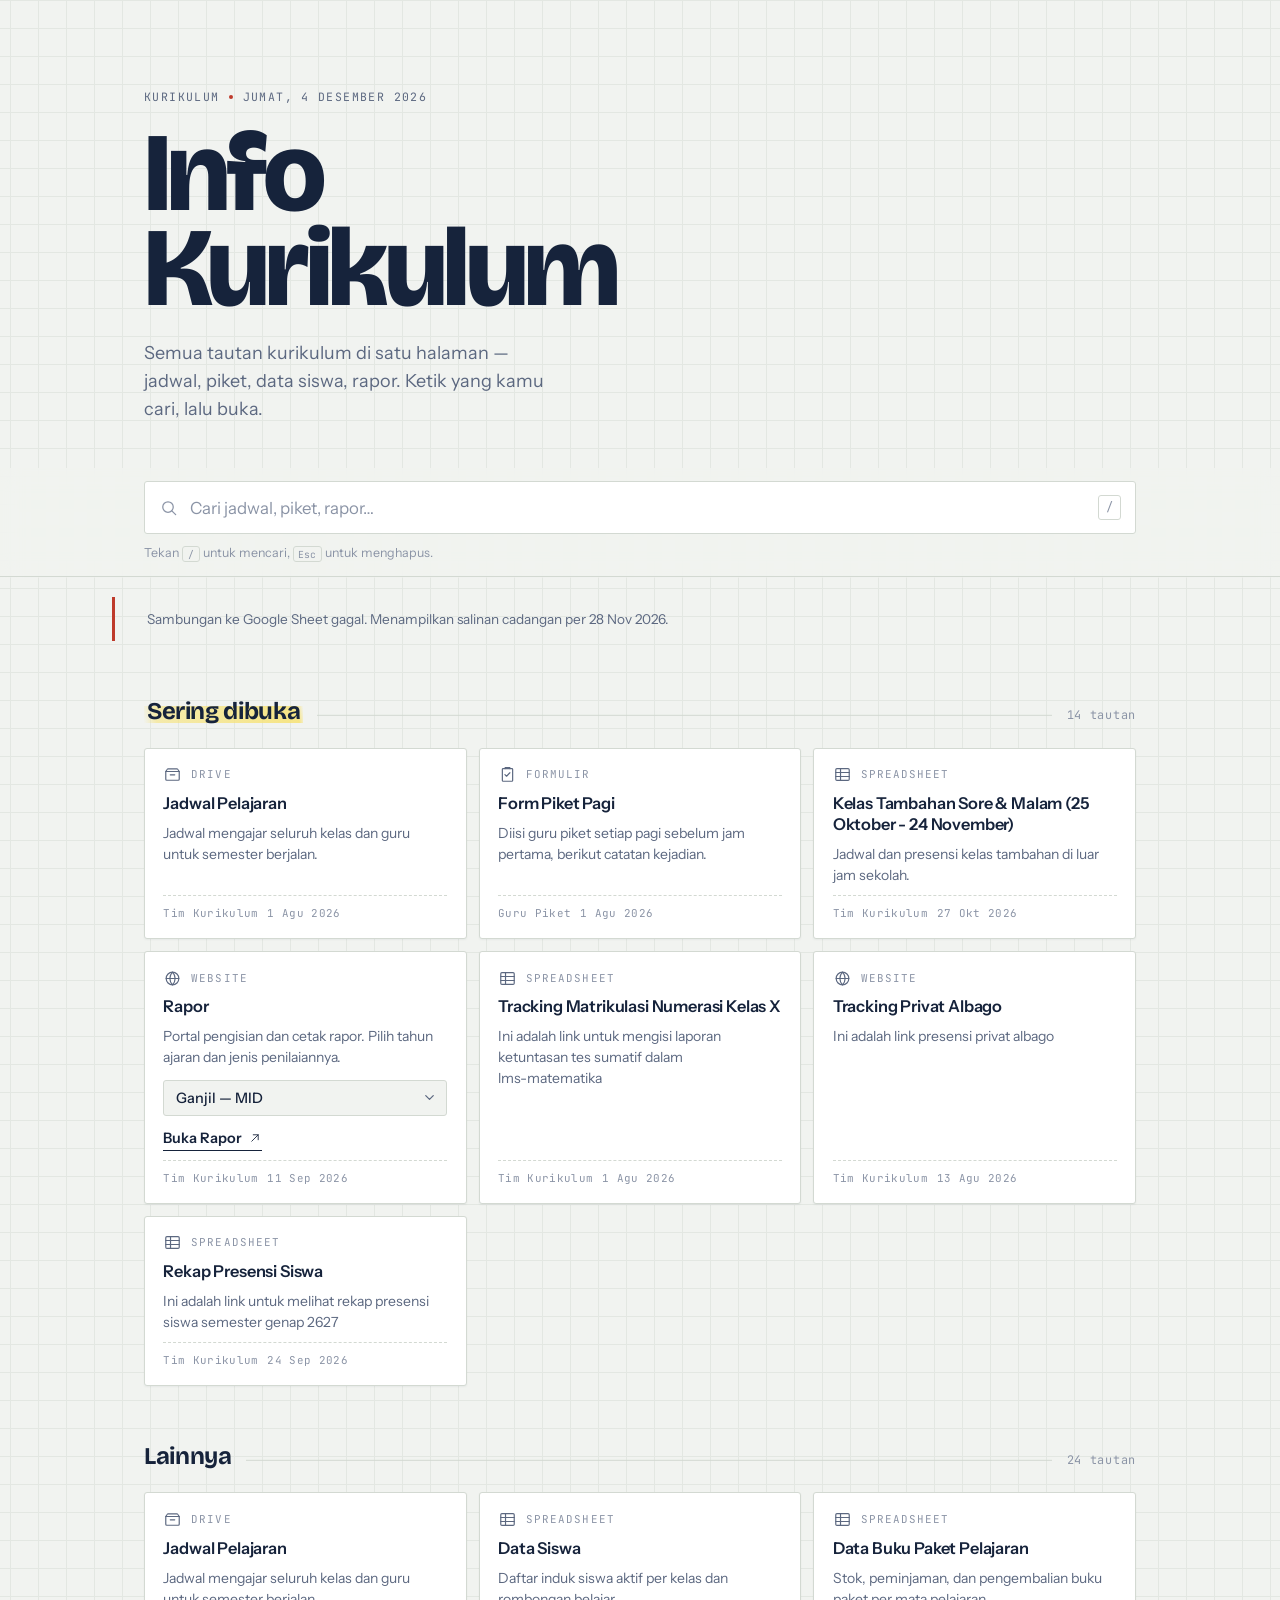
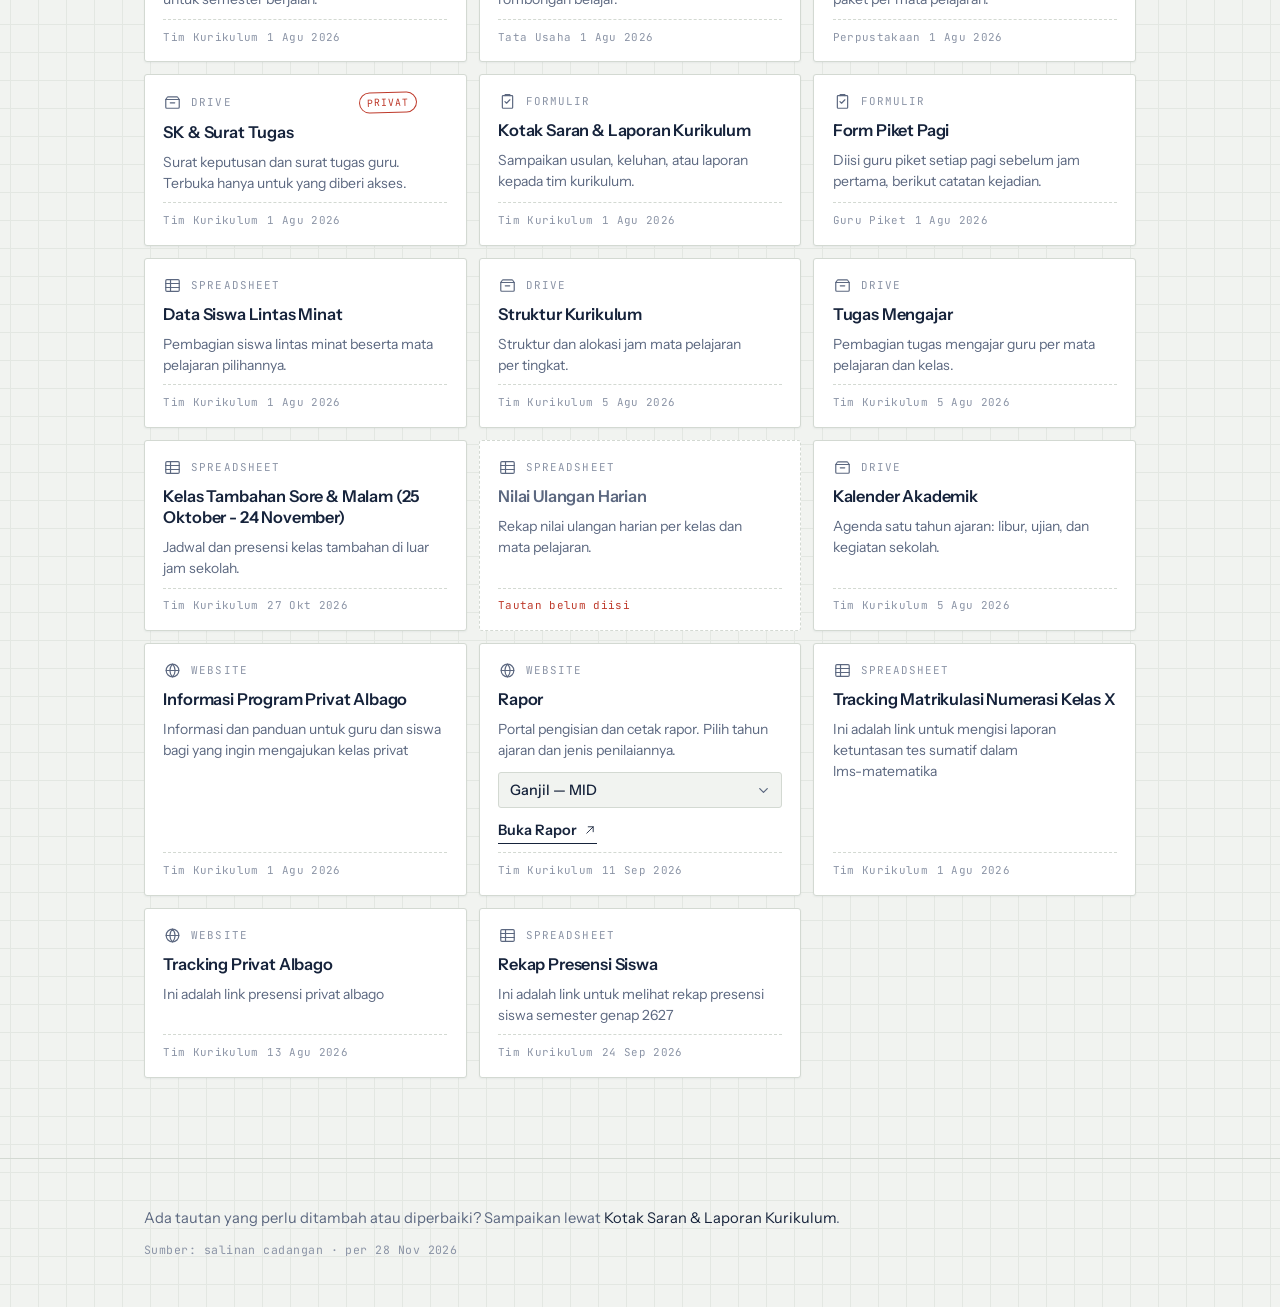
<file: index.html>
<!DOCTYPE html>
<html lang="id">
<head>
<meta charset="utf-8">
<meta name="viewport" content="width=device-width, initial-scale=1, viewport-fit=cover">
<title>Info Kurikulum</title>
<meta name="description" content="Semua tautan kurikulum — jadwal, piket, data siswa, rapor — dalam satu halaman.">
<meta name="theme-color" content="#F1F3F0" media="(prefers-color-scheme: light)">
<meta name="theme-color" content="#10151C" media="(prefers-color-scheme: dark)">
<link rel="manifest" href="manifest.webmanifest">
<link rel="icon" href="assets/icons/icon.svg" type="image/svg+xml">
<link rel="apple-touch-icon" href="assets/icons/icon-192.png">
<link rel="preconnect" href="https://fonts.googleapis.com">
<link rel="preconnect" href="https://fonts.gstatic.com" crossorigin>
<link rel="stylesheet" href="https://fonts.googleapis.com/css2?family=Bricolage+Grotesque:opsz,wght@12..96,700;12..96,800&family=Instrument+Sans:wght@400;500;600&family=JetBrains+Mono:wght@500&display=swap">
<link rel="stylesheet" href="assets/styles.css">
</head>
<body>

<!-- Ikon jenis tautan, dipakai lewat <use href="#i-..."> -->
<svg class="sprite" aria-hidden="true" focusable="false">
  <defs>
    <symbol id="i-sheet" viewBox="0 0 24 24">
      <rect x="3.5" y="4.5" width="17" height="15" rx="1.5"/>
      <path d="M3.5 9.5h17M3.5 14.5h17M9.5 4.5v15"/>
    </symbol>
    <symbol id="i-form" viewBox="0 0 24 24">
      <path d="M6.5 4.5h11a1 1 0 0 1 1 1v14a1 1 0 0 1-1 1h-11a1 1 0 0 1-1-1v-14a1 1 0 0 1 1-1z"/>
      <path d="M9 4.5V3.2h6v1.3"/>
      <path d="M8.8 12.2l2 2 4.2-4.4"/>
    </symbol>
    <symbol id="i-drive" viewBox="0 0 24 24">
      <path d="M3.5 8.2V18a1.3 1.3 0 0 0 1.3 1.3h14.4A1.3 1.3 0 0 0 20.5 18V8.2z"/>
      <path d="M3.5 8.2 5.4 5.4a1.3 1.3 0 0 1 1.1-.6h11a1.3 1.3 0 0 1 1.1.6l1.9 2.8"/>
      <path d="M9.2 12.4h5.6"/>
    </symbol>
    <symbol id="i-web" viewBox="0 0 24 24">
      <circle cx="12" cy="12" r="8"/>
      <path d="M4 12h16"/>
      <path d="M12 4c2.2 2.3 3.3 5 3.3 8s-1.1 5.7-3.3 8c-2.2-2.3-3.3-5-3.3-8s1.1-5.7 3.3-8z"/>
    </symbol>
    <symbol id="i-doc" viewBox="0 0 24 24">
      <path d="M6.5 3.5h7.2l4.3 4.3v12.7a1 1 0 0 1-1 1h-10.5a1 1 0 0 1-1-1v-16a1 1 0 0 1 1-1z"/>
      <path d="M13.5 3.6v4.4h4.4"/>
      <path d="M8.8 13h6.4M8.8 16.4h4.4"/>
    </symbol>
    <symbol id="i-cari" viewBox="0 0 24 24">
      <circle cx="10.8" cy="10.8" r="6.3"/>
      <path d="M15.4 15.4 20 20"/>
    </symbol>
    <symbol id="i-panah" viewBox="0 0 24 24">
      <path d="M6.5 17.5 17.5 6.5"/>
      <path d="M9 6.5h8.5V15"/>
    </symbol>
  </defs>
</svg>

<a class="lewati" href="#daftar">Lewati ke daftar tautan</a>

<header class="kop">
  <div class="wadah">
    <p class="kop__eyebrow">
      <span>Kurikulum</span>
      <span class="titik" aria-hidden="true"></span>
      <span id="tanggal"></span>
    </p>
    <h1 class="kop__judul">Info<br>Kurikulum</h1>
    <p class="kop__sub">
      Semua tautan kurikulum di satu halaman — jadwal, piket, data siswa, rapor.
      Ketik yang kamu cari, lalu buka.
    </p>
  </div>
</header>

<div class="bar-cari">
  <div class="wadah">
    <div class="cari">
      <svg class="cari__ikon" aria-hidden="true"><use href="#i-cari"/></svg>
      <input
        id="cari"
        type="search"
        class="cari__input"
        placeholder="Cari jadwal, piket, rapor…"
        autocomplete="off"
        spellcheck="false"
        aria-label="Cari tautan kurikulum"
        aria-describedby="cari-bantuan">
      <kbd class="cari__kbd" aria-hidden="true">/</kbd>
    </div>
    <p id="cari-bantuan" class="cari__bantuan">Tekan <kbd>/</kbd> untuk mencari, <kbd>Esc</kbd> untuk menghapus.</p>
  </div>
</div>

<div id="pemberitahuan" class="pemberitahuan" hidden></div>

<main id="daftar" class="wadah">
  <p class="sr-only" role="status" aria-live="polite" id="hasil-status"></p>
  <div id="isi"></div>
  <template id="tpl-kosong">
    <div class="kosong">
      <p class="kosong__judul">Tidak ada yang cocok.</p>
      <p class="kosong__sub"></p>
      <button type="button" class="tombol" id="reset-cari">Hapus pencarian</button>
    </div>
  </template>
</main>

<footer class="kaki">
  <div class="wadah">
    <p class="kaki__utama">
      Ada tautan yang perlu ditambah atau diperbaiki? Sampaikan lewat
      <a href="#" id="tautan-saran">Kotak Saran &amp; Laporan Kurikulum</a>.
    </p>
    <p class="kaki__meta" id="kaki-meta"></p>
  </div>
</footer>

<script src="assets/app.js"></script>
</body>
</html>
</file>
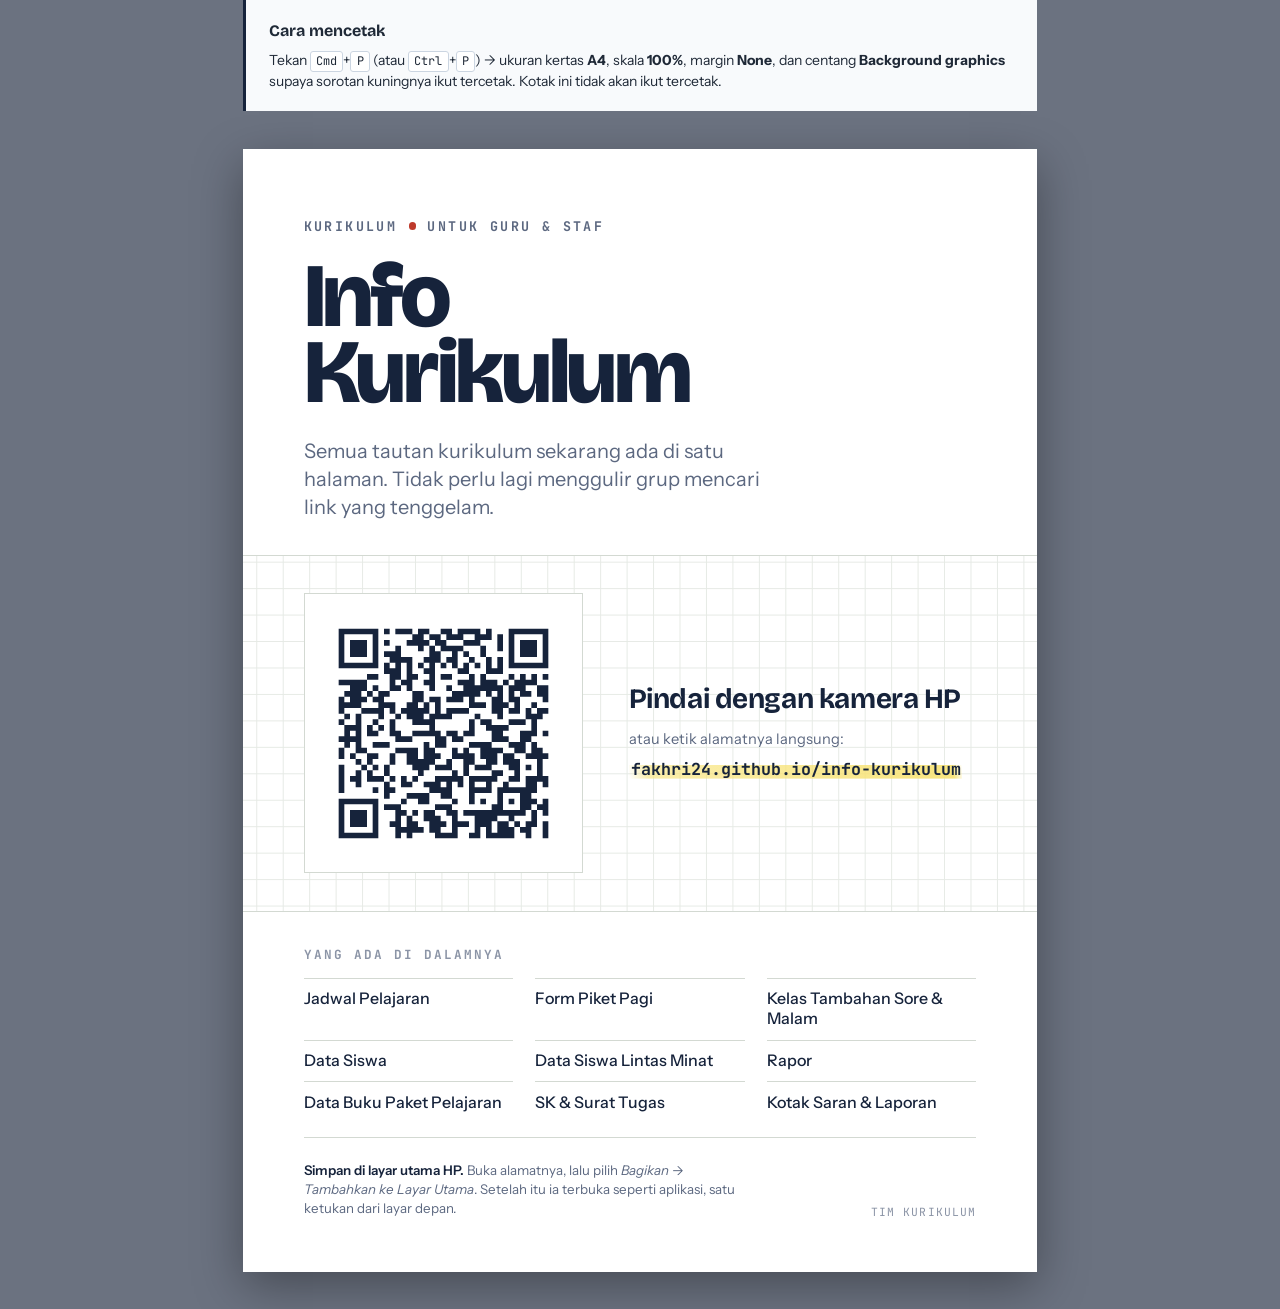
<file: poster.html>
<!DOCTYPE html>
<html lang="id">
<head>
<meta charset="utf-8">
<meta name="viewport" content="width=device-width, initial-scale=1">
<title>Poster Info Kurikulum — siap cetak A4</title>
<meta name="robots" content="noindex">
<link rel="preconnect" href="https://fonts.googleapis.com">
<link rel="preconnect" href="https://fonts.gstatic.com" crossorigin>
<link rel="stylesheet" href="https://fonts.googleapis.com/css2?family=Bricolage+Grotesque:opsz,wght@12..96,700;12..96,800&family=Instrument+Sans:wght@400;500;600&family=JetBrains+Mono:wght@500;700&display=swap">
<style>
/* =========================================================
   Poster A4 — dicetak lewat browser (Cmd+P / Ctrl+P).
   Warna dikunci terang: ini untuk kertas, bukan layar.
   ========================================================= */

@page { size: A4 portrait; margin: 0; }

:root {
  --kertas: #ffffff;
  --grid: #e6eae5;
  --garis: #d3d9d2;
  --tinta: #16233b;
  --tinta-2: #5c6880;
  --tinta-3: #8b94a6;
  --stabilo: 247, 226, 114;
  --merah: #be3a2b;

  --f-display: "Bricolage Grotesque", system-ui, sans-serif;
  --f-body: "Instrument Sans", system-ui, sans-serif;
  --f-mono: "JetBrains Mono", ui-monospace, monospace;
}

* { box-sizing: border-box; }

body {
  margin: 0;
  background: #6b7280;
  font-family: var(--f-body);
  color: var(--tinta);
  -webkit-font-smoothing: antialiased;
}

/* Selembar A4 */
.lembar {
  position: relative;
  width: 210mm;
  height: 297mm;
  margin: 10mm auto;
  padding: 18mm 16mm 14mm;
  background: var(--kertas);
  box-shadow: 0 4mm 12mm rgba(0, 0, 0, .35);
  display: flex;
  flex-direction: column;
  overflow: hidden;
}

/* ---------- Kop ---------- */

.eyebrow {
  display: flex;
  align-items: center;
  gap: 3mm;
  margin: 0 0 6mm;
  font-family: var(--f-mono);
  font-weight: 700;
  font-size: 10pt;
  letter-spacing: .18em;
  text-transform: uppercase;
  color: var(--tinta-2);
}

.titik {
  width: 2mm; height: 2mm;
  border-radius: 50%;
  background: var(--merah);
}

.judul {
  margin: 0;
  font-family: var(--f-display);
  font-weight: 800;
  font-size: 68pt;
  line-height: .84;
  letter-spacing: -.035em;
}

.lead {
  margin: 7mm 0 0;
  max-width: 130mm;
  font-size: 15pt;
  line-height: 1.4;
  color: var(--tinta-2);
}

/* ---------- Blok QR ----------
   Satu-satunya tempat kertas kotak-kotak muncul: mengikat poster ini
   ke tampilan situsnya tanpa menghabiskan tinta sehalaman penuh. */

.blok-qr {
  position: relative;
  margin: 9mm -16mm 0;
  padding: 10mm 16mm;
  background-color: var(--kertas);
  background-image:
    linear-gradient(var(--grid) .3mm, transparent .3mm),
    linear-gradient(90deg, var(--grid) .3mm, transparent .3mm);
  background-size: 7mm 7mm;
  background-position: center;
  border-top: .4mm solid var(--garis);
  border-bottom: .4mm solid var(--garis);
  display: flex;
  align-items: center;
  gap: 12mm;
}

.qr {
  flex: none;
  width: 74mm;
  height: 74mm;
  padding: 3mm;
  background: #fff;
  border: .4mm solid var(--garis);
}

.qr img { display: block; width: 100%; height: 100%; }

.ajakan { min-width: 0; }

.ajakan__pindai {
  margin: 0 0 4mm;
  font-family: var(--f-display);
  font-weight: 700;
  font-size: 21pt;
  line-height: 1.1;
  letter-spacing: -.015em;
}

.ajakan__atau {
  margin: 0 0 2mm;
  font-size: 11pt;
  color: var(--tinta-2);
}

/* Sapuan stabilo — tanda tangan visual yang sama dengan situsnya */
.alamat {
  display: inline;
  font-family: var(--f-mono);
  font-weight: 700;
  font-size: 12.5pt;
  line-height: 1.6;
  word-break: break-all;
  background-image: linear-gradient(
    -100deg,
    rgba(var(--stabilo), 0) 0%,
    rgba(var(--stabilo), .9) 3%,
    rgba(var(--stabilo), .6) 94%,
    rgba(var(--stabilo), 0) 100%
  );
  background-repeat: no-repeat;
  background-size: 100% 62%;
  background-position: 0 88%;
  padding-inline: .5mm;
}

/* ---------- Isi ---------- */

.isi { margin-top: 9mm; }

.isi__label {
  margin: 0 0 4mm;
  font-family: var(--f-mono);
  font-weight: 700;
  font-size: 9.5pt;
  letter-spacing: .16em;
  text-transform: uppercase;
  color: var(--tinta-3);
}

.daftar {
  margin: 0;
  padding: 0;
  list-style: none;
  display: grid;
  grid-template-columns: repeat(3, 1fr);
  gap: 3mm 6mm;
}

.daftar li {
  padding-top: 2.5mm;
  border-top: .4mm solid var(--garis);
  font-size: 12pt;
  font-weight: 500;
  line-height: 1.25;
}

/* ---------- Kaki ---------- */

.kaki {
  margin-top: auto;
  padding-top: 6mm;
  border-top: .4mm solid var(--garis);
  display: flex;
  justify-content: space-between;
  align-items: flex-end;
  gap: 8mm;
}

.kaki__tip {
  margin: 0;
  max-width: 115mm;
  font-size: 10pt;
  line-height: 1.45;
  color: var(--tinta-2);
}

.kaki__tip strong { color: var(--tinta); font-weight: 600; }

.kaki__cap {
  margin: 0;
  flex: none;
  font-family: var(--f-mono);
  font-size: 8.5pt;
  letter-spacing: .1em;
  text-transform: uppercase;
  color: var(--tinta-3);
}

/* ---------- Petunjuk cetak: hanya tampil di layar ---------- */

.petunjuk {
  max-width: 210mm;
  margin: 0 auto 10mm;
  padding: 5mm 6mm;
  background: #f8fafc;
  border-left: 1mm solid var(--tinta);
  font-size: 10.5pt;
  line-height: 1.5;
  color: #1f2937;
}

.petunjuk h2 { margin: 0 0 2mm; font-size: 12pt; font-family: var(--f-display); }
.petunjuk kbd {
  font-family: var(--f-mono);
  font-size: .85em;
  padding: .3mm 1.4mm;
  border: .3mm solid #cbd5e1;
  border-radius: .8mm;
  background: #fff;
}

@media print {
  /* Dikunci pas satu halaman. Tanpa ini, sisa tinggi sekecil apa pun
     bisa membuat browser mencetak halaman kedua yang kosong. */
  html, body {
    width: 210mm;
    height: 297mm;
    overflow: hidden;
    background: none;
  }
  .petunjuk { display: none; }
  .lembar { margin: 0; box-shadow: none; }

  /* Tanpa ini, sebagian browser membuang latar stabilo & grid saat mencetak */
  * { -webkit-print-color-adjust: exact; print-color-adjust: exact; }
}
</style>
</head>
<body>

<aside class="petunjuk">
  <h2>Cara mencetak</h2>
  Tekan <kbd>Cmd</kbd>+<kbd>P</kbd> (atau <kbd>Ctrl</kbd>+<kbd>P</kbd>) → ukuran kertas <strong>A4</strong>,
  skala <strong>100%</strong>, margin <strong>None</strong>, dan centang <strong>Background graphics</strong>
  supaya sorotan kuningnya ikut tercetak. Kotak ini tidak akan ikut tercetak.
</aside>

<div class="lembar">

  <p class="eyebrow">
    <span>Kurikulum</span>
    <span class="titik" aria-hidden="true"></span>
    <span>Untuk guru &amp; staf</span>
  </p>

  <h1 class="judul">Info<br>Kurikulum</h1>

  <p class="lead">
    Semua tautan kurikulum sekarang ada di satu halaman.
    Tidak perlu lagi menggulir grup mencari link yang tenggelam.
  </p>

  <div class="blok-qr">
    <div class="qr">
      <img src="assets/qr.svg" alt="Kode QR menuju situs Info Kurikulum">
    </div>
    <div class="ajakan">
      <p class="ajakan__pindai">Pindai dengan kamera HP</p>
      <p class="ajakan__atau">atau ketik alamatnya langsung:</p>
      <span class="alamat">fakhri24.github.io/info-kurikulum</span>
    </div>
  </div>

  <div class="isi">
    <p class="isi__label">Yang ada di dalamnya</p>
    <ul class="daftar">
      <li>Jadwal Pelajaran</li>
      <li>Form Piket Pagi</li>
      <li>Kelas Tambahan Sore &amp; Malam</li>
      <li>Data Siswa</li>
      <li>Data Siswa Lintas Minat</li>
      <li>Rapor</li>
      <li>Data Buku Paket Pelajaran</li>
      <li>SK &amp; Surat Tugas</li>
      <li>Kotak Saran &amp; Laporan</li>
    </ul>
  </div>

  <div class="kaki">
    <p class="kaki__tip">
      <strong>Simpan di layar utama HP.</strong> Buka alamatnya, lalu pilih
      <em>Bagikan → Tambahkan ke Layar Utama</em>. Setelah itu ia terbuka seperti aplikasi,
      satu ketukan dari layar depan.
    </p>
    <p class="kaki__cap">Tim Kurikulum</p>
  </div>

</div>

</body>
</html>
</file>
<file: assets/styles.css>
/* =========================================================
   Info Kurikulum
   Arah desain: buku catatan guru — kertas kotak-kotak,
   tinta biru, stempel pena merah, sorotan stabilo.
   ========================================================= */

:root {
  --kertas: #f1f3f0;
  --kertas-kartu: #ffffff;
  --grid: #e3e7e2;
  --garis: #d3d9d2;
  --tinta: #16233b;
  --tinta-2: #5c6880;
  --tinta-3: #8b94a6;
  --stabilo: 247, 226, 114;
  --merah: #be3a2b;
  --bayang: 0 1px 2px rgba(22, 35, 59, .05);
  --bayang-angkat: 0 6px 18px rgba(22, 35, 59, .10);

  --f-display: "Bricolage Grotesque", system-ui, sans-serif;
  --f-body: "Instrument Sans", system-ui, -apple-system, sans-serif;
  --f-mono: "JetBrains Mono", ui-monospace, SFMono-Regular, monospace;

  --kotak: 28px;
  --lengkung: 3px;
}

@media (prefers-color-scheme: dark) {
  :root {
    --kertas: #10151c;
    --kertas-kartu: #161d27;
    --grid: #1a222d;
    --garis: #273244;
    --tinta: #e9edf3;
    --tinta-2: #98a4b6;
    --tinta-3: #6c788b;
    --stabilo: 227, 198, 74;
    --merah: #ee7466;
    --bayang: 0 1px 2px rgba(0, 0, 0, .3);
    --bayang-angkat: 0 6px 20px rgba(0, 0, 0, .45);
  }
}

*, *::before, *::after { box-sizing: border-box; }

html { -webkit-text-size-adjust: 100%; }

body {
  margin: 0;
  min-height: 100vh;
  font-family: var(--f-body);
  font-size: 1rem;
  line-height: 1.55;
  color: var(--tinta);
  background-color: var(--kertas);
  /* kertas kotak-kotak */
  background-image:
    linear-gradient(var(--grid) 1px, transparent 1px),
    linear-gradient(90deg, var(--grid) 1px, transparent 1px);
  background-size: var(--kotak) var(--kotak);
  background-position: center top;
  -webkit-font-smoothing: antialiased;
}

.wadah {
  width: 100%;
  max-width: 66rem;
  margin-inline: auto;
  padding-inline: clamp(1.1rem, 4vw, 2rem);
}

.sprite { position: absolute; width: 0; height: 0; overflow: hidden; }

svg[class^="ikon"], .kartu__ikon, .cari__ikon, .kartu__panah, .kartu__panah-buka {
  fill: none;
  stroke: currentColor;
  stroke-width: 1.5;
  stroke-linecap: round;
  stroke-linejoin: round;
}

.sr-only {
  position: absolute; width: 1px; height: 1px;
  padding: 0; margin: -1px; overflow: hidden;
  clip: rect(0 0 0 0); white-space: nowrap; border: 0;
}

:focus-visible {
  outline: 2px solid var(--tinta);
  outline-offset: 3px;
  border-radius: 2px;
}

.lewati {
  position: absolute; left: 0.75rem; top: -4rem;
  z-index: 20;
  padding: .6rem 1rem;
  background: var(--tinta); color: var(--kertas);
  font-size: .85rem; text-decoration: none; border-radius: var(--lengkung);
  transition: top .15s ease;
}
.lewati:focus { top: .75rem; }

/* ---------- Kop halaman ---------- */

.kop { padding-block: clamp(2.75rem, 9vw, 5.5rem) clamp(1.75rem, 5vw, 2.75rem); }

.kop__eyebrow {
  display: flex; align-items: center; gap: .6rem;
  margin: 0 0 1.25rem;
  font-family: var(--f-mono);
  font-size: .72rem;
  letter-spacing: .12em;
  text-transform: uppercase;
  color: var(--tinta-2);
}

.titik {
  width: 4px; height: 4px; border-radius: 50%;
  background: var(--merah);
  flex: none;
}

.kop__judul {
  margin: 0;
  font-family: var(--f-display);
  font-weight: 800;
  font-size: clamp(3.1rem, 15vw, 7rem);
  line-height: .85;
  letter-spacing: -.035em;
  text-wrap: balance;
}

.kop__sub {
  max-width: 34ch;
  margin: 1.5rem 0 0;
  font-size: clamp(1rem, 2.4vw, 1.125rem);
  color: var(--tinta-2);
  text-wrap: pretty;
}

/* ---------- Baris pencarian (menempel) ---------- */

.bar-cari {
  position: sticky;
  top: 0;
  z-index: 10;
  padding-block: .85rem;
  background: color-mix(in srgb, var(--kertas) 88%, transparent);
  backdrop-filter: blur(10px);
  border-bottom: 1px solid var(--garis);
}

.cari {
  display: flex;
  align-items: center;
  gap: .7rem;
  padding: .2rem .85rem;
  background: var(--kertas-kartu);
  border: 1.5px solid var(--garis);
  border-radius: var(--lengkung);
  transition: border-color .15s ease, box-shadow .15s ease;
}

.cari:focus-within {
  border-color: var(--tinta);
  box-shadow: 0 0 0 3px rgba(var(--stabilo), .55);
}

.cari__ikon { width: 20px; height: 20px; flex: none; color: var(--tinta-3); }
.cari:focus-within .cari__ikon { color: var(--tinta); }

.cari__input {
  flex: 1;
  min-width: 0;
  padding: .75rem 0;
  border: 0;
  background: transparent;
  font-family: var(--f-body);
  font-size: 1.05rem;
  color: var(--tinta);
  appearance: none;
}
.cari__input::placeholder { color: var(--tinta-3); }
.cari__input:focus { outline: none; }
.cari__input::-webkit-search-cancel-button { appearance: none; }

.cari__kbd {
  flex: none;
  padding: .15rem .45rem;
  border: 1px solid var(--garis);
  border-radius: 3px;
  font-family: var(--f-mono);
  font-size: .75rem;
  color: var(--tinta-3);
}
.cari:focus-within .cari__kbd { opacity: 0; }

.cari__bantuan {
  margin: .6rem 0 0;
  font-size: .78rem;
  color: var(--tinta-3);
}
.cari__bantuan kbd {
  font-family: var(--f-mono);
  font-size: .78em;
  padding: .05rem .3rem;
  border: 1px solid var(--garis);
  border-radius: 3px;
}

@media (max-width: 34rem) {
  .cari__bantuan, .cari__kbd { display: none; }
}

/* ---------- Pemberitahuan data cadangan ---------- */

.pemberitahuan {
  margin-block: 1.25rem 0;
}
.pemberitahuan[hidden] { display: none; }

.pemberitahuan__isi {
  max-width: 66rem;
  margin-inline: auto;
  margin-block: 0;
  padding: .7rem clamp(1.1rem, 4vw, 2rem);
  font-size: .85rem;
  color: var(--tinta-2);
  border-left: 3px solid var(--merah);
}

/* ---------- Bagian ---------- */

main { padding-block: clamp(2rem, 6vw, 3.25rem) clamp(3rem, 8vw, 5rem); }

.bagian { margin-bottom: clamp(2.25rem, 6vw, 3.25rem); }
.bagian:last-child { margin-bottom: 0; }

.bagian__kop {
  display: flex;
  align-items: baseline;
  gap: .9rem;
  margin-bottom: 1.1rem;
}

.bagian__judul {
  margin: 0;
  font-family: var(--f-display);
  font-weight: 700;
  font-size: clamp(1.2rem, 3.4vw, 1.5rem);
  letter-spacing: -.015em;
  white-space: nowrap;
}

/* garis bergaris buku: mengisi ruang antara judul dan hitungan */
.bagian__garis {
  flex: 1;
  height: 0;
  border-bottom: 1px solid var(--garis);
  transform: translateY(-.2em);
}

.bagian__hitung {
  flex: none;
  font-family: var(--f-mono);
  font-size: .74rem;
  letter-spacing: .06em;
  color: var(--tinta-3);
  white-space: nowrap;
}

/* Tanda tangan visual: sapuan stabilo di balik judul yang ditandai */
.stabilo {
  background-color: transparent;
  color: inherit;
  background-image: linear-gradient(
    -100deg,
    rgba(var(--stabilo), 0) 0%,
    rgba(var(--stabilo), .85) 4%,
    rgba(var(--stabilo), .55) 92%,
    rgba(var(--stabilo), 0) 100%
  );
  background-repeat: no-repeat;
  background-size: 100% 62%;
  background-position: 0 88%;
  padding-inline: .12em;
}

/* Di tema gelap, stabilo jadi cahaya di bawah teks — teks tetap terang agar terbaca. */
@media (prefers-color-scheme: dark) {
  .stabilo {
    background-image: linear-gradient(
      -100deg,
      rgba(var(--stabilo), 0) 0%,
      rgba(var(--stabilo), .34) 4%,
      rgba(var(--stabilo), .22) 92%,
      rgba(var(--stabilo), 0) 100%
    );
    background-size: 100% 72%;
    background-position: 0 82%;
  }
}

/* ---------- Kartu ---------- */

.kartu-grid {
  display: grid;
  grid-template-columns: repeat(auto-fill, minmax(min(100%, 17.5rem), 1fr));
  gap: .75rem;
}

.kartu {
  position: relative;
  display: flex;
  flex-direction: column;
  gap: .55rem;
  padding: 1.05rem 1.15rem 1rem;
  background: var(--kertas-kartu);
  border: 1px solid var(--garis);
  border-radius: var(--lengkung);
  box-shadow: var(--bayang);
  text-decoration: none;
  color: inherit;
  transition: border-color .15s ease, transform .15s ease, box-shadow .15s ease;
}

a.kartu:hover,
a.kartu:focus-visible {
  border-color: var(--tinta);
  transform: translateY(-2px);
  box-shadow: var(--bayang-angkat);
}

.kartu__atas {
  display: flex;
  align-items: center;
  gap: .55rem;
}

.kartu__ikon { width: 19px; height: 19px; flex: none; color: var(--tinta-2); }
a.kartu:hover .kartu__ikon { color: var(--tinta); }

.kartu__jenis {
  font-family: var(--f-mono);
  font-size: .68rem;
  letter-spacing: .1em;
  text-transform: uppercase;
  color: var(--tinta-3);
}

/* stempel pena merah */
.kartu__privat {
  margin-left: auto;
  padding: .1rem .45rem;
  border: 1px solid var(--merah);
  border-radius: 999px;
  font-family: var(--f-mono);
  font-size: .62rem;
  letter-spacing: .1em;
  text-transform: uppercase;
  color: var(--merah);
  transform: rotate(-1.5deg);
}

.kartu__panah {
  width: 15px; height: 15px;
  margin-left: auto;
  color: var(--tinta-3);
  opacity: 0;
  transition: opacity .15s ease, transform .15s ease;
}
.kartu__privat + .kartu__panah { margin-left: .4rem; }
a.kartu:hover .kartu__panah,
a.kartu:focus-visible .kartu__panah { opacity: 1; transform: translate(1px, -1px); }

.kartu__judul {
  margin: 0;
  font-family: var(--f-body);
  font-weight: 600;
  font-size: 1.02rem;
  line-height: 1.3;
  letter-spacing: -.01em;
}

.kartu__deskripsi {
  margin: 0;
  font-size: .875rem;
  line-height: 1.5;
  color: var(--tinta-2);
  text-wrap: pretty;
}

.kartu__bawah {
  display: flex;
  flex-wrap: wrap;
  gap: .3rem .55rem;
  margin-top: auto;
  padding-top: .55rem;
  border-top: 1px dashed var(--garis);
  font-family: var(--f-mono);
  font-size: .68rem;
  letter-spacing: .03em;
  color: var(--tinta-3);
}

/* kartu tanpa tautan */
.kartu--kosong { border-style: dashed; box-shadow: none; }
.kartu--kosong .kartu__judul { color: var(--tinta-2); }
.kartu__peringatan { color: var(--merah); }

/* ---------- Kartu berisi pilihan (mis. Rapor per semester) ---------- */

/* Bukan <a>, jadi tidak ikut terangkat saat disentuh — yang bisa diklik
   di sini hanya pemilih dan tombol bukanya. */
.kartu--grup { cursor: default; }

.pilih {
  width: 100%;
  margin-top: .15rem;
  padding: .5rem 2rem .5rem .7rem;
  appearance: none;
  border: 1px solid var(--garis);
  border-radius: var(--lengkung);
  background-color: var(--kertas);
  background-image: url("data:image/svg+xml,%3Csvg xmlns='http://www.w3.org/2000/svg' viewBox='0 0 24 24' fill='none' stroke='%235c6880' stroke-width='2' stroke-linecap='round' stroke-linejoin='round'%3E%3Cpath d='M6 9l6 6 6-6'/%3E%3C/svg%3E");
  background-repeat: no-repeat;
  background-position: right .6rem center;
  background-size: 15px 15px;
  font-family: var(--f-body);
  font-size: .9rem;
  font-weight: 500;
  color: var(--tinta);
  cursor: pointer;
  transition: border-color .15s ease;
}

.pilih:hover { border-color: var(--tinta-2); }

.pilih:focus-visible {
  outline: none;
  border-color: var(--tinta);
  box-shadow: 0 0 0 3px rgba(var(--stabilo), .55);
}

@media (prefers-color-scheme: dark) {
  .pilih {
    background-image: url("data:image/svg+xml,%3Csvg xmlns='http://www.w3.org/2000/svg' viewBox='0 0 24 24' fill='none' stroke='%2398a4b6' stroke-width='2' stroke-linecap='round' stroke-linejoin='round'%3E%3Cpath d='M6 9l6 6 6-6'/%3E%3C/svg%3E");
  }
}

.kartu__buka {
  display: inline-flex;
  align-items: center;
  gap: .35rem;
  align-self: flex-start;
  margin-top: .15rem;
  font-size: .9rem;
  font-weight: 600;
  color: var(--tinta);
  text-decoration: none;
  border-bottom: 1.5px solid var(--tinta);
  padding-bottom: 1px;
  transition: gap .15s ease, opacity .15s ease;
}

.kartu__buka:hover { gap: .6rem; }

.kartu__panah-buka { width: 14px; height: 14px; flex: none; }

.kartu__buka[aria-disabled="true"] {
  color: var(--tinta-3);
  border-bottom-color: var(--garis);
  pointer-events: none;
}

/* animasi masuk */
@media (prefers-reduced-motion: no-preference) {
  .kartu {
    animation: naik .28s cubic-bezier(.2, .7, .3, 1) backwards;
    animation-delay: calc(var(--i, 0) * 22ms);
  }
  @keyframes naik {
    from { opacity: 0; transform: translateY(6px); }
    to   { opacity: 1; transform: none; }
  }
}

/* ---------- Kondisi kosong ---------- */

.kosong {
  padding: clamp(2.5rem, 8vw, 4rem) 0;
  text-align: center;
}
.kosong__judul {
  margin: 0 0 .4rem;
  font-family: var(--f-display);
  font-weight: 700;
  font-size: 1.35rem;
}
.kosong__sub { margin: 0 0 1.4rem; color: var(--tinta-2); }

.tombol {
  padding: .6rem 1.1rem;
  border: 1.5px solid var(--tinta);
  border-radius: var(--lengkung);
  background: transparent;
  font-family: var(--f-body);
  font-size: .9rem;
  font-weight: 500;
  color: var(--tinta);
  cursor: pointer;
  transition: background-color .15s ease, color .15s ease;
}
.tombol:hover { background: var(--tinta); color: var(--kertas); }

/* ---------- Kaki ---------- */

.kaki {
  padding-block: clamp(2rem, 6vw, 3rem);
  border-top: 1px solid var(--garis);
}
.kaki__utama { margin: 0; font-size: .92rem; color: var(--tinta-2); }
.kaki__utama a { color: var(--tinta); text-underline-offset: 3px; }
.kaki__meta {
  margin: .7rem 0 0;
  font-family: var(--f-mono);
  font-size: .72rem;
  letter-spacing: .04em;
  color: var(--tinta-3);
}
</file>
